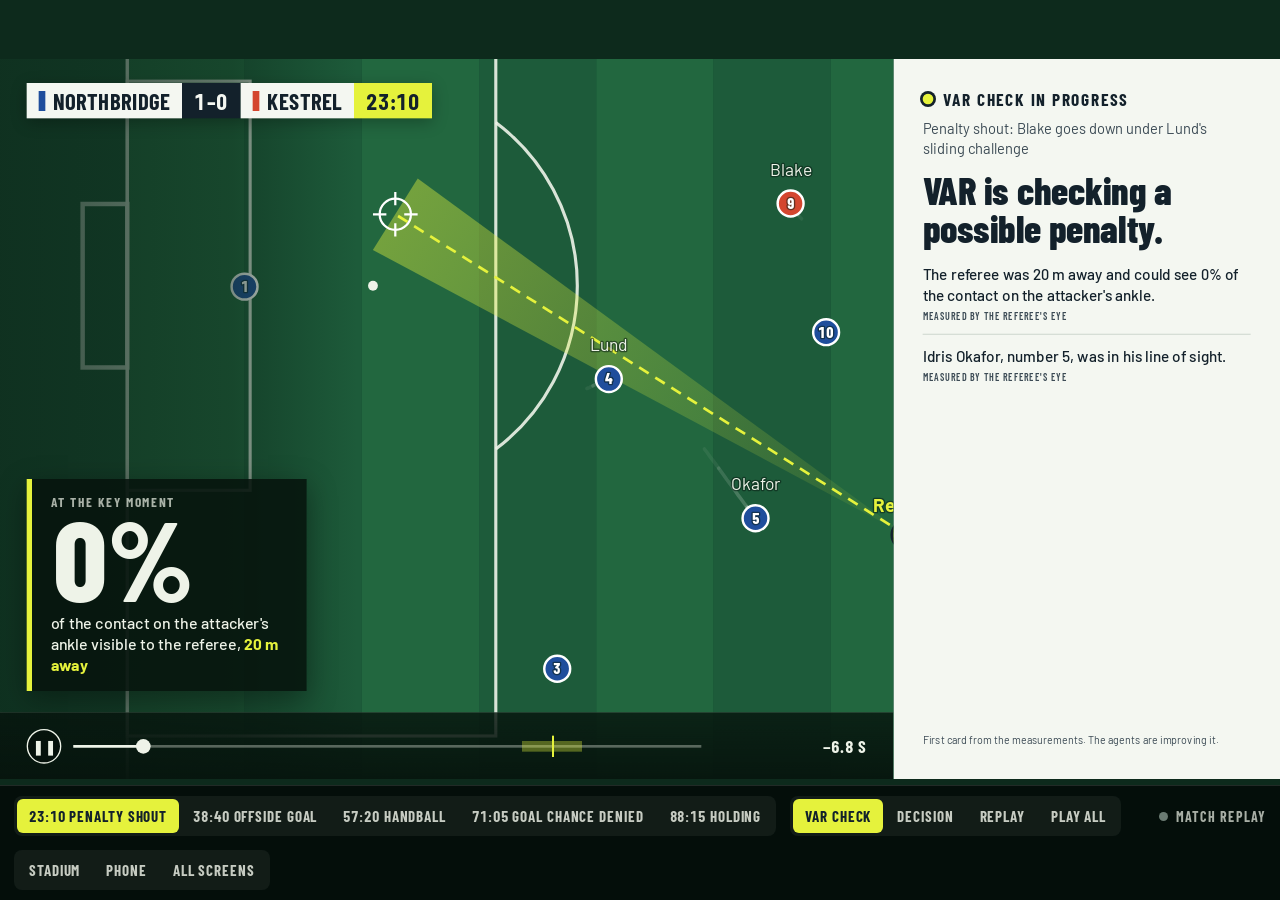
<file: web/index.html>
<!doctype html>
<html lang="en">
<head>
  <meta charset="utf-8">
  <meta name="viewport" content="width=device-width, initial-scale=1">
  <title>Fourth Official</title>
  <meta name="description" content="What the referee could see, the Law that applies, and the decision, explained on every screen.">
  <link rel="stylesheet" href="app.css">
  <link rel="icon" href="data:image/svg+xml,%3Csvg xmlns='http://www.w3.org/2000/svg' viewBox='0 0 32 32'%3E%3Crect width='32' height='32' rx='6' fill='%231D5B3A'/%3E%3Ccircle cx='11' cy='20' r='5' fill='%23E5F23C'/%3E%3Cpath d='M14 18 L28 8 L28 14 Z' fill='%23E5F23C' opacity='.7'/%3E%3C/svg%3E">
</head>
<body>
  <noscript>Fourth Official needs JavaScript to replay the match.</noscript>
  <div id="app" aria-live="polite"></div>
  <script src="app.js"></script>
</body>
</html>
</file>
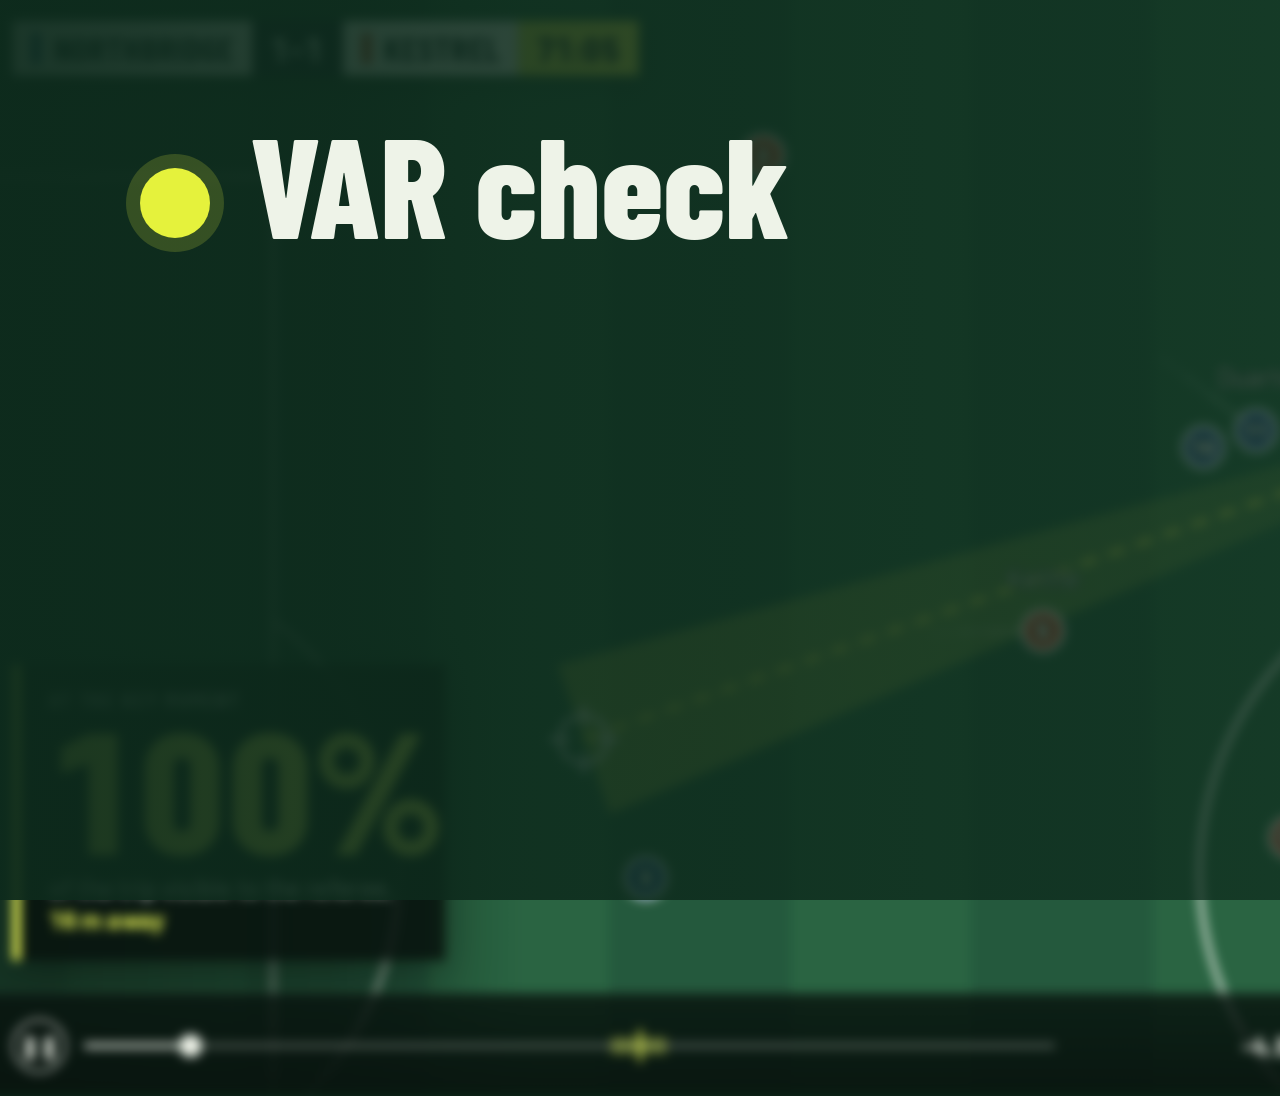
<file: video/scenes.html>
<!doctype html>
<html lang="en">
<head>
<meta charset="utf-8">
<title>Fourth Official: video scenes</title>
<!-- Title, agents, RefBench, architecture and closing scenes for the demo video (video/record.py).
     Every line shown in the agents scene is real output from the agents (video/agents_log.json). -->
<style>
  @font-face { font-family: "Barlow Condensed"; font-weight: 700; src: url(../web/fonts/barlow-condensed-latin-700-normal.woff2) format("woff2"); }
  @font-face { font-family: "Barlow Condensed"; font-weight: 800; src: url(../web/fonts/barlow-condensed-latin-800-normal.woff2) format("woff2"); }
  @font-face { font-family: "Barlow"; font-weight: 400; src: url(../web/fonts/barlow-latin-400-normal.woff2) format("woff2"); }
  @font-face { font-family: "Barlow"; font-weight: 500; src: url(../web/fonts/barlow-latin-500-normal.woff2) format("woff2"); }
  @font-face { font-family: "Barlow"; font-weight: 700; src: url(../web/fonts/barlow-latin-700-normal.woff2) format("woff2"); }
  :root { --bg: #0d2a1c; --grass: #1d5b3a; --chalk: #eef3e8; --ink: #13212b; --paper: #f4f7f1; --ref: #e5f23c; --alarm: #e5352b; --muted: #9fb3a6;
          --display: "Barlow Condensed", sans-serif; --text: "Barlow", sans-serif; }
  * { box-sizing: border-box; }
  html, body { margin: 0; width: 1920px; height: 1080px; overflow: hidden; background: var(--bg); color: var(--chalk); font-family: var(--text); }
  .scene { position: absolute; inset: 0; padding: 120px 140px; display: none; }
  .scene.on { display: block; }
  .step { position: absolute; inset: 120px 140px; opacity: 0; transition: opacity .6s ease; z-index: 2; }
  #title iframe.bg { position: absolute; inset: 0; width: 1920px; height: 1080px; border: 0; z-index: 0; filter: blur(5px) saturate(.85); transform: scale(1.03); }
  #title .veil { position: absolute; inset: 0; z-index: 1;
    background: linear-gradient(90deg, rgba(13, 42, 28, .94) 0, rgba(13, 42, 28, .84) 55%, rgba(13, 42, 28, .72) 100%); }
  .step.on { opacity: 1; }
  .huge { font-family: var(--display); font-weight: 800; font-size: 300px; line-height: .85; color: var(--ref); margin: 0; }
  .big { font-family: var(--display); font-weight: 800; font-size: 140px; line-height: .9; margin: 0; }
  .lead { font-size: 52px; line-height: 1.25; max-width: 1400px; margin: 40px 0 0; }
  .small { font-size: 26px; color: var(--muted); margin-top: 36px; }
  .dot { display: inline-block; width: 70px; height: 70px; border-radius: 50%; background: var(--ref); vertical-align: middle; margin-right: 40px;
         box-shadow: 0 0 0 14px rgba(229, 242, 60, .18); animation: pulse 1.2s ease-in-out infinite; }
  @keyframes pulse { 50% { box-shadow: 0 0 0 34px rgba(229, 242, 60, 0); } }

  /* agents */
  .agents { display: grid; grid-template-columns: 520px 1fr; gap: 60px; height: 100%; }
  .agents h2 { font-family: var(--display); font-weight: 800; font-size: 84px; line-height: .95; margin: 0 0 40px; }
  .agents ol { list-style: none; margin: 0; padding: 0; display: flex; flex-direction: column; gap: 26px; }
  .agents li { font-size: 30px; line-height: 1.3; padding-left: 26px; border-left: 8px solid rgba(238, 243, 232, .2); color: var(--muted); transition: all .4s; }
  .agents li b { display: block; font-size: 38px; color: var(--chalk); }
  .agents li.on { border-left-color: var(--ref); color: var(--chalk); }
  .term { background: #07120c; border: 2px solid #1f3a2b; padding: 36px 40px; font-family: "DejaVu Sans Mono", Consolas, monospace; font-size: 25px; line-height: 1.5;
          white-space: pre-wrap; overflow: hidden; height: 840px; color: #cfe0d4; }
  .term .cmd { color: var(--ref); }
  .term .ok { color: #8fe3a5; }
  .term .drop { color: #ff8a7f; }

  /* refbench */
  .bars { margin-top: 50px; display: flex; flex-direction: column; gap: 46px; }
  .bar { display: grid; grid-template-columns: 560px 1fr 200px; align-items: center; gap: 30px; font-size: 36px; }
  .bar .track { height: 70px; background: rgba(238, 243, 232, .12); position: relative; }
  .bar .fill { position: absolute; inset: 0 auto 0 0; width: 0; background: var(--chalk); transition: width 1.6s cubic-bezier(.2, .7, .2, 1); }
  .bar.agents-row .fill { background: var(--ref); }
  .bar .val { font-family: var(--display); font-weight: 800; font-size: 84px; }
  .facts { display: flex; gap: 90px; margin-top: 50px; font-size: 30px; color: var(--muted); }
  .facts b { display: block; font-family: var(--display); font-size: 72px; color: var(--chalk); font-weight: 800; }

  /* architecture */
  svg text { font-family: var(--text); }
</style>
</head>
<body>

<section class="scene" id="title">
  <!-- The product from the first frame: a live replay behind the opening lines. -->
  <iframe class="bg" src="../web/?screen=tv&amp;incident=INC-04&amp;phase=checking&amp;clean" title="Replay" aria-hidden="true" tabindex="-1"></iframe>
  <div class="veil"></div>
  <div class="step" data-at="0"><p class="big"><span class="dot"></span>VAR check</p></div>
  <div class="step" data-at="2.6">
    <p class="huge">74%</p>
    <p class="lead">of Premier League fans say the reasoning behind VAR decisions is not clear.</p>
    <p class="small">Football Supporters' Association survey of almost 8,000 fans, reported by BBC Sport, March 2026.</p>
  </div>
  <div class="step" data-at="7.2">
    <p class="big">Fourth Official</p>
    <p class="lead">What the referee could see. The Law that applies.<br>The decision on every screen, never before the officials.</p>
  </div>
</section>

<section class="scene" id="agents">
  <div class="agents">
    <div>
      <h2>Agents on Microsoft Foundry</h2>
      <ol>
        <li data-agent="0"><b>Laws Clerk</b>finds the clause in the IFAB Laws (Azure AI Search) and quotes it word for word</li>
        <li data-agent="1"><b>Verifier</b>no AI: every number must match its measurement, no decision before the officials</li>
        <li data-agent="2"><b>Contradicteur</b>removes any sentence that says more than its evidence</li>
        <li data-agent="3"><b>Narrator</b>one card per screen, club and language, checked again</li>
      </ol>
    </div>
    <div class="term" id="term"></div>
  </div>
</section>

<section class="scene" id="refbench">
  <p class="big">RefBench</p>
  <p class="lead" id="rb-lead" style="font-size:36px;margin-top:24px">Synthetic incidents with answers from explicit rules. The agents never see the answers.</p>
  <div class="bars">
    <div class="bar"><span>Trusting the call on the field</span><div class="track"><div class="fill" id="rb-on"></div></div><span class="val" id="rb-on-v"></span></div>
    <div class="bar agents-row"><span>Fourth Official agents</span><div class="track"><div class="fill" id="rb-ag"></div></div><span class="val" id="rb-ag-v"></span></div>
  </div>
  <div class="facts" id="rb-facts"></div>
</section>

<section class="scene" id="architecture">
  <p class="big" style="font-size:96px">Built on Azure, on a student account</p>
  <svg viewBox="0 0 1640 700" width="1640" height="700" style="margin-top:40px" aria-label="Architecture">
    <defs><marker id="arr" viewBox="0 0 10 10" refX="9" refY="5" markerWidth="8" markerHeight="8" orient="auto"><path d="M0 0 L10 5 L0 10 z" fill="#eef3e8"/></marker></defs>
    <g font-size="24" fill="#eef3e8">
      <!-- row 1: the live chain -->
      <g id="chain"></g>
    </g>
  </svg>
</section>

<section class="scene" id="end">
  <div class="step" data-at="0">
    <p class="big">Fourth Official</p>
    <p class="lead">Never ahead of the officials.<br>Every sentence has evidence.<br>Every number matches it.</p>
    <p class="lead" style="color:var(--ref)">Built by two students on Azure for Students.<br>No credit card. Free tiers. <span id="cost"></span></p>
    <p class="small">Synthetic match: every club, player and official is fictional. Code: github.com/Delmas2005/MicrosoftHackthon</p>
  </div>
</section>

<script>
  // What the whole hackathon cost, from Azure Cost Management (resource group rg-fourth-official).
  const COST = "€1.70";
  const BUDGET = `Azure for Students: free tiers, no credit card. The whole hackathon: ${COST} of student credit.`;
  const scene = new URLSearchParams(location.search).get("scene") || "title";
  if (scene === "end") document.getElementById("cost").textContent = `${COST} of student credit, in total.`;
  document.getElementById(scene).classList.add("on");
  const at = (s, f) => setTimeout(f, s * 1000);
  for (const st of document.querySelectorAll(`#${scene} .step`)) {
    at(+st.dataset.at, () => {
      document.querySelectorAll(`#${scene} .step.on`).forEach((x) => x.classList.remove("on"));
      st.classList.add("on");
    });
  }

  if (scene === "agents") {
    fetch("agents_log.json").then((r) => r.json()).then((log) => {
      const term = document.getElementById("term");
      let t = 0.3;
      for (const block of log) {
        at(t, () => document.querySelectorAll("[data-agent]").forEach((li) => li.classList.toggle("on", +li.dataset.agent === block.agent)));
        for (const line of block.lines) {
          at(t, () => {
            const span = document.createElement("span");
            span.className = line.startsWith(">") ? "cmd" : /dropped|DROPPED/.test(line) ? "drop" : /OK|caught/.test(line) ? "ok" : "";
            span.textContent = line + "\n";
            term.append(span);
            term.scrollTop = term.scrollHeight;
          });
          t += block.pace || 0.32;
        }
        t += 0.9;
      }
    });
  }

  if (scene === "refbench") {
    fetch("refbench.json").then((r) => r.json()).then((rb) => {
      document.getElementById("rb-lead").textContent = rb.lead ||
        `${rb.items} synthetic incidents (penalties, offside, handball, red cards, holding), with answers from explicit rules. The agents never see the answers.`;
      const set = (id, v) => { document.getElementById(id + "-v").textContent = `${Math.round(v * 100)}%`; at(0.6, () => (document.getElementById(id).style.width = `${v * 100}%`)); };
      set("rb-on", rb.on_field_accuracy); set("rb-ag", rb.agents_accuracy);
      const facts = document.getElementById("rb-facts");
      for (const [label, v] of rb.facts) facts.insertAdjacentHTML("beforeend", `<div><b>${v}</b>${label}</div>`);
      if (rb.verdict) at(2.5, () => facts.insertAdjacentHTML("afterend", `<p class="lead" style="font-size:40px;color:var(--ref)">${rb.verdict}</p>`));
    });
  }

  if (scene === "architecture") {
    const g = document.getElementById("chain");
    const box = (x, y, w, h, title, sub, accent) => g.insertAdjacentHTML("beforeend",
      `<rect x="${x}" y="${y}" width="${w}" height="${h}" fill="${accent ? "#e5f23c" : "none"}" stroke="#eef3e8" stroke-width="2"/>` +
      `<text x="${x + 16}" y="${y + 42}" font-size="27" font-weight="700" fill="${accent ? "#13212b" : "#eef3e8"}">${title}</text>` +
      sub.map((line, i) => `<text x="${x + 16}" y="${y + 76 + i * 28}" font-size="20" fill="${accent ? "#13212b" : "#9fb3a6"}">${line}</text>`).join(""));
    const arrow = (x1, y1, x2, y2) => g.insertAdjacentHTML("beforeend",
      `<line x1="${x1}" y1="${y1}" x2="${x2}" y2="${y2}" stroke="#eef3e8" stroke-width="2" marker-end="url(#arr)"/>`);
    const W = 228, GAP = 44, Y = 30, H = 150, xs = [0, 1, 2, 3, 4, 5].map((i) => i * (W + GAP));
    box(xs[0], Y, W, H, "Match feed", ["replayed live", "VAR outcomes hidden"]);
    box(xs[1], Y, W, H, "Spotter", ["incident, VAR check,", "decision settled"]);
    box(xs[2], Y, W, H, "Agents", ["Microsoft Foundry:", "gpt-5-mini, 4.1-mini"], true);
    box(xs[3], Y, W, H, "Verifier", ["no AI: evidence,", "numbers, timing"]);
    box(xs[4], Y, W, H, "Web PubSub", ["cards pushed", "to every screen"]);
    box(xs[5], Y, W, H, "Azure Storage", ["static website: TV,", "stadium, phone"]);
    for (let i = 0; i < 5; i++) arrow(xs[i] + W, Y + H / 2, xs[i + 1] - 4, Y + H / 2);
    const W2 = 360, X2 = [0, 1, 2, 3].map((i) => i * (W2 + 66)), Y2 = 300;
    box(X2[0], Y2, W2, H, "Azure AI Search", ["IFAB Laws of the Game", "2025/26, free tier"]);
    box(X2[1], Y2, W2, H, "Referee's Eye", ["12 MCP tools: sight lines,", "best view, offside"]);
    box(X2[2], Y2, W2, H, "Application Insights", ["a trace of every agent", "and every model call"]);
    box(X2[3], Y2, W2, H, "Azure AI Speech", ["neural voice for the", "audio cards, free tier"]);
    arrow(X2[0] + 200, Y2, xs[2] + 40, Y + H + 4);
    arrow(X2[1] + 160, Y2, xs[2] + 110, Y + H + 4);
    arrow(xs[2] + 190, Y + H + 4, X2[2] + 80, Y2 - 4);
    arrow(X2[3] + 200, Y2, xs[5] + 110, Y + H + 4);
    g.insertAdjacentHTML("beforeend", `<text x="0" y="530" font-size="27" fill="#eef3e8">Laws Clerk, Contradicteur and Narrator write; the verifier and the Contradicteur check every sentence.</text>`);
    g.insertAdjacentHTML("beforeend", `<text x="0" y="574" font-size="27" fill="#9fb3a6">If a model is slow or fails, the template card stays on screen: the match never waits for AI.</text>`);
    g.insertAdjacentHTML("beforeend", `<text x="0" y="650" font-size="34" font-weight="700" fill="#e5f23c">${BUDGET}</text>`);
  }
</script>
</body>
</html>
</file>
<file: web/app.css>
/* Fourth Official screens.
   One visual language for three surfaces: the TV panel (16:9), the stadium board, the phone.
   Grass and chalk for the pitch, referee-kit yellow for what the referee sees, signal red for what
   hid it, and a quiet paper panel for the words. */

/* Fonts hosted with the site (SIL Open Font License, see fonts/LICENSES.txt): no third-party requests.
   Barlow: a plain, broadcast-style sans with ordinary zeros and tabular figures. */
@font-face { font-family: "Barlow"; font-weight: 400; font-display: swap; src: url(fonts/barlow-latin-400-normal.woff2) format("woff2"); }
@font-face { font-family: "Barlow"; font-weight: 400; font-style: italic; font-display: swap; src: url(fonts/barlow-latin-400-italic.woff2) format("woff2"); }
@font-face { font-family: "Barlow"; font-weight: 500; font-display: swap; src: url(fonts/barlow-latin-500-normal.woff2) format("woff2"); }
@font-face { font-family: "Barlow"; font-weight: 600; font-display: swap; src: url(fonts/barlow-latin-600-normal.woff2) format("woff2"); }
@font-face { font-family: "Barlow"; font-weight: 700; font-display: swap; src: url(fonts/barlow-latin-700-normal.woff2) format("woff2"); }
@font-face { font-family: "Barlow Condensed"; font-weight: 600; font-display: swap; src: url(fonts/barlow-condensed-latin-600-normal.woff2) format("woff2"); }
@font-face { font-family: "Barlow Condensed"; font-weight: 700; font-display: swap; src: url(fonts/barlow-condensed-latin-700-normal.woff2) format("woff2"); }
@font-face { font-family: "Barlow Condensed"; font-weight: 800; font-display: swap; src: url(fonts/barlow-condensed-latin-800-normal.woff2) format("woff2"); }

:root {
  --grass: #1d5b3a;
  --grass-2: #22673f;
  --surround: #164a30;
  --chalk: #eef3e8;
  --ink: #13212b;
  --ink-2: #3c4b55;
  --paper: #f4f7f1;
  --rule: #d6ded6;
  --ref: #e5f23c;
  --alarm: #e5352b;
  --led-bg: #030504;
  --led-on: #ffffff;
  --band: rgba(6, 20, 13, .88);

  --display: "Barlow Condensed", "Arial Narrow", sans-serif;
  --text: "Barlow", "Segoe UI", system-ui, sans-serif;
  --led: "Barlow Condensed", "Arial Narrow", sans-serif;
}

* { box-sizing: border-box; }
html, body { margin: 0; height: 100%; }
body {
  background: #0d2a1c;
  color: var(--ink);
  font-family: var(--text);
  font-variant-numeric: tabular-nums lining-nums;
  overflow: hidden;
}
button { font: inherit; cursor: pointer; }
:focus-visible { outline: 3px solid var(--ref); outline-offset: 2px; }

/* ---------------------------------------------------------------- stage: fixed design size, scaled to fit */
.stage-wrap { position: fixed; inset: 0; overflow: hidden; }
.has-controls .stage-wrap { bottom: 62px; }
.stage { position: absolute; left: 50%; top: 50%; transform-origin: center center; }

/* ---------------------------------------------------------------- TV: 1920 x 1080 */
.tv { width: 1920px; height: 1080px; display: grid; grid-template-columns: 1340px 580px; background: var(--surround); }
.tv-pitch { position: relative; overflow: hidden; }
.tv-pitch .shade { position: absolute; inset: 0; pointer-events: none;
  background: linear-gradient(90deg, rgba(14, 44, 29, .82) 0, rgba(14, 44, 29, .55) 26%, rgba(14, 44, 29, 0) 40%); }
.tv-pitch svg { position: absolute; inset: 0; width: 100%; height: 100%; display: block; }
.tv-pitch svg .lbl { font-family: var(--text); }
.tv-pitch svg .strong { font-weight: 700; }
.tv-pitch svg .num { font-family: var(--display); font-weight: 800; }
.tv-pitch svg .lbl, .tv-pitch svg .num { paint-order: stroke; stroke: rgba(10, 30, 20, .55); stroke-width: .12px; }

.bug {
  position: absolute; top: 36px; left: 40px; display: flex; align-items: stretch;
  font-family: var(--display); font-weight: 700; font-size: 34px; color: var(--ink); text-transform: uppercase; letter-spacing: .02em;
  box-shadow: 0 6px 24px rgba(0, 0, 0, .28);
}
.bug .team { display: flex; align-items: center; gap: 12px; padding: 6px 18px; background: var(--paper); }
.bug .swatch { width: 10px; height: 30px; }
.bug .score { padding: 6px 18px; background: var(--ink); color: var(--paper); letter-spacing: .04em; }
.bug .clock { padding: 6px 18px; background: var(--ref); color: var(--ink); }

.seen {
  position: absolute; left: 40px; bottom: 132px; color: var(--chalk); width: 420px;
  background: var(--band); border-left: 8px solid var(--ref); padding: 22px 28px 24px;
  box-shadow: 0 12px 40px rgba(0, 0, 0, .35);
}
.seen .when { font-family: var(--display); font-weight: 700; font-size: 20px; letter-spacing: .12em; text-transform: uppercase; color: rgba(238, 243, 232, .7); height: 24px; }
.seen .pct { font-family: var(--display); font-weight: 800; font-size: 168px; line-height: .86; color: var(--ref); display: block; letter-spacing: -.01em; }
.seen .pct.blind { color: var(--chalk); }
.seen .what { font-size: 24px; line-height: 1.3; margin-top: 10px; font-weight: 500; }
.seen .what b { color: var(--ref); font-weight: 700; }

.scrub {
  position: absolute; left: 0; right: 0; bottom: 0; height: 100px; padding: 0 40px;
  display: grid; grid-template-columns: 52px 1fr auto; align-items: center; gap: 18px; color: var(--chalk);
  background: linear-gradient(0deg, rgba(6, 20, 13, .96), rgba(6, 20, 13, .82));
  border-top: 1px solid rgba(238, 243, 232, .12);
}
.scrub button {
  width: 52px; height: 52px; border-radius: 50%; border: 2px solid var(--chalk); background: rgba(0, 0, 0, .25); color: var(--chalk);
  display: grid; place-items: center; font-size: 22px;
}
.track { position: relative; height: 52px; }
.track input { position: absolute; inset: 0; width: 100%; opacity: 0; cursor: pointer; }
.track .bar { position: absolute; left: 0; right: 0; top: 24px; height: 4px; background: rgba(238, 243, 232, .35); }
.track .fill { position: absolute; left: 0; top: 24px; height: 4px; background: var(--chalk); }
.track .window { position: absolute; top: 18px; height: 16px; background: rgba(229, 242, 60, .35); }
.track .key { position: absolute; top: 10px; width: 3px; height: 32px; background: var(--ref); }
.track .head { position: absolute; top: 15px; width: 22px; height: 22px; margin-left: -11px; border-radius: 50%; background: var(--chalk); }
.scrub .time { font-family: var(--display); font-weight: 700; font-size: 26px; letter-spacing: .04em; text-transform: uppercase; min-width: 230px; text-align: right; }

/* ---------------------------------------------------------------- the panel */
.panel { background: var(--paper); display: flex; flex-direction: column; padding: 44px 44px 32px; overflow: hidden; }
.status { display: flex; align-items: center; gap: 14px; font-family: var(--display); font-size: 26px; font-weight: 700; letter-spacing: .1em; text-transform: uppercase; color: var(--ink); }
.status .dot { width: 16px; height: 16px; border-radius: 50%; background: var(--ref); box-shadow: 0 0 0 4px var(--ink); }
.checking .status .dot { animation: pulse 1.4s ease-in-out infinite; }
@keyframes pulse { 50% { box-shadow: 0 0 0 10px rgba(19, 33, 43, .15); } }
.headline { font-size: 22px; line-height: 1.35; color: var(--ink-2); margin: 14px 0 0; }
.decision {
  font-family: var(--display); font-weight: 800; font-size: 88px; line-height: .92; margin: 20px 0 0; color: var(--ink); letter-spacing: -.005em;
}
.checking .decision { font-size: 58px; line-height: .98; }
.badge {
  align-self: flex-start; margin-top: 22px; padding: 8px 14px; font-size: 20px; font-weight: 700;
  background: var(--ink); color: var(--ref);
}
.claims { list-style: none; margin: 26px 0 0; padding: 0; display: flex; flex-direction: column; gap: 16px; }
.claims li { font-size: 23px; line-height: 1.34; padding-top: 16px; border-top: 2px solid var(--rule); font-weight: 500; }
.claims li:first-child { border-top: 0; padding-top: 0; }
.claims .src { display: block; font-family: var(--display); font-weight: 600; font-size: 15px; letter-spacing: .08em; text-transform: uppercase; color: var(--ink-2); margin-top: 6px; }
.claims blockquote { margin: 10px 0 0; padding-left: 14px; border-left: 5px solid var(--ref); font-style: italic; font-size: 18px; line-height: 1.35; color: var(--ink-2); }
.provenance { margin-top: auto; padding-top: 18px; font-size: 16px; color: var(--ink-2); line-height: 1.4; }
.fresh { animation: arrive .5s ease-out; }
@keyframes arrive { from { background: rgba(229, 242, 60, .55); } }

/* ---------------------------------------------------------------- stadium board: 1920 x 400, an LED video board */
.stadium {
  width: 1920px; height: 400px; background: var(--led-bg); color: var(--led-on); font-family: var(--led);
  display: grid; grid-template-columns: 460px 1fr; position: relative; overflow: hidden;
}
.stadium::after { /* the LED pixel pitch, barely there */
  content: ""; position: absolute; inset: 0; pointer-events: none;
  background-image: linear-gradient(rgba(0, 0, 0, .12) 1px, transparent 1px), linear-gradient(90deg, rgba(0, 0, 0, .12) 1px, transparent 1px);
  background-size: 3px 3px;
}
.stadium .board-score { background: #0b1410; padding: 40px 40px; display: flex; flex-direction: column; justify-content: center; gap: 14px;
  font-weight: 700; font-size: 54px; text-transform: uppercase; letter-spacing: .02em; }
.stadium .board-score .row { display: grid; grid-template-columns: 12px 1fr auto; align-items: center; gap: 22px; }
.stadium .board-score .row i { width: 12px; height: 46px; }
.stadium .board-score .clock { margin-top: 10px; align-self: flex-start; padding: 4px 16px; background: var(--ref); color: var(--ink); font-size: 44px; }
.stadium .line { padding: 30px 64px; display: flex; flex-direction: column; justify-content: center; gap: 14px; overflow: hidden;
  background: linear-gradient(90deg, #08120d, #030504 60%); }
.stadium .kicker { font-size: 40px; font-weight: 700; letter-spacing: .14em; text-transform: uppercase; color: var(--ref); display: flex; align-items: center; gap: 16px; }
.stadium .kicker::before { content: ""; width: 18px; height: 18px; border-radius: 50%; background: var(--ref); }
.stadium .text { font-size: 88px; font-weight: 700; line-height: 1.02; letter-spacing: -.005em; }
.stadium.checking .kicker::before { animation: blink 1s steps(2, start) infinite; }
@keyframes blink { to { visibility: hidden; } }

/* ---------------------------------------------------------------- phone: 390 x 844 */
.phone-frame { width: 430px; height: 884px; padding: 18px; border-radius: 66px; background: linear-gradient(145deg, #2a2f2d, #0b0d0c 45%, #1c201e);
  box-shadow: 0 0 0 2px #3a403d, 0 30px 80px rgba(0, 0, 0, .5); position: relative; }
.phone-frame::before { /* the camera island */
  content: ""; position: absolute; top: 30px; left: 50%; width: 118px; height: 32px; margin-left: -59px; border-radius: 20px; background: #000; z-index: 2; }
.phone {
  width: 390px; height: 844px; border-radius: 46px; overflow: hidden; background: var(--paper);
  display: flex; flex-direction: column; position: relative;
}
.phone.bare { border-radius: 0; width: 100vw; height: 100dvh; }
.phone header { background: var(--grass); color: var(--chalk); padding: 54px 24px 20px; }
.phone header .match { font-size: 15px; opacity: .85; }
.phone header h1 { font-family: var(--display); font-weight: 800; font-size: 44px; line-height: 1; margin: 10px 0 0; }
.phone header .club { margin-top: 12px; font-size: 15px; display: flex; align-items: center; gap: 8px; }
.phone header .club i { width: 12px; height: 12px; border-radius: 50%; display: inline-block; }
.tabs { display: grid; grid-template-columns: repeat(3, 1fr); border-bottom: 2px solid var(--rule); background: var(--paper); }
.tabs button { border: 0; background: none; padding: 16px 4px; font-size: 16px; color: var(--ink-2); border-bottom: 4px solid transparent; }
.tabs button[aria-selected="true"] { color: var(--ink); font-weight: 700; border-bottom-color: var(--ink); }
.phone .body { padding: 24px; overflow-y: auto; flex: 1; }
.phone .body .verdict { font-family: var(--display); font-weight: 800; font-size: 54px; line-height: .95; margin: 0 0 18px; }
.phone .body p { font-size: 19px; line-height: 1.45; margin: 0 0 16px; }
.phone .note { font-size: 15px; color: var(--ink-2); }
.phone .meter { display: flex; align-items: baseline; gap: 10px; margin: 6px 0 18px; }
.phone .meter b { font-family: var(--display); font-size: 68px; font-weight: 800; line-height: 1; }
.phone .play {
  width: 100%; margin-top: 8px; padding: 18px; border: 0; background: var(--ink); color: var(--paper);
  font-size: 19px; font-weight: 700; display: flex; align-items: center; justify-content: center; gap: 12px;
}
.phone .lang { display: inline-block; padding: 3px 10px; border-radius: 999px; background: var(--ink); color: var(--paper); font-size: 12px; font-weight: 700; letter-spacing: .06em; text-transform: uppercase; margin-left: 8px; vertical-align: 1px; }

/* ---------------------------------------------------------------- control bar (not shown when recording) */
.controls {
  position: fixed; left: 0; right: 0; bottom: 0; z-index: 10; display: flex; flex-wrap: wrap; align-items: center; gap: 14px;
  padding: 10px 14px; background: rgba(5, 14, 10, .96); color: var(--chalk); font-size: 14px;
  border-top: 1px solid rgba(238, 243, 232, .12);
}
.controls .group { display: flex; gap: 2px; align-items: center; padding: 3px; border-radius: 8px; background: rgba(238, 243, 232, .06); }
.controls button, .controls a {
  border: 0; border-radius: 6px; background: none; color: rgba(238, 243, 232, .82); padding: 8px 12px; text-decoration: none;
  font-family: var(--display); font-weight: 700; font-size: 15px; letter-spacing: .06em; text-transform: uppercase;
}
.controls button:hover, .controls a:hover { background: rgba(238, 243, 232, .1); color: #fff; }
.controls button[aria-pressed="true"] { background: var(--ref); color: var(--ink); }
.controls .spacer { flex: 1; }
.controls .live { display: flex; align-items: center; gap: 8px; font-family: var(--display); font-weight: 700; letter-spacing: .08em; text-transform: uppercase; color: rgba(238, 243, 232, .7); }
.controls .live i { width: 9px; height: 9px; border-radius: 50%; background: #6a7a72; display: inline-block; }
.controls .live.on i { background: var(--alarm); box-shadow: 0 0 0 4px rgba(229, 53, 43, .25); }

/* ---------------------------------------------------------------- wall: the three screens side by side */
.wall { position: fixed; inset: 0; display: grid; grid-template-columns: 1fr 430px; grid-template-rows: 1fr 30%; gap: 18px; padding: 18px; }
.has-controls .wall { bottom: 62px; }
.wall iframe { border: 0; width: 100%; height: 100%; background: transparent; }
.wall .w-tv { grid-column: 1; grid-row: 1; }
.wall .w-stadium { grid-column: 1; grid-row: 2; }
.wall .w-phone { grid-column: 2; grid-row: 1 / span 2; }

.loading { position: fixed; inset: 0; display: grid; place-items: center; color: var(--chalk); font-size: 22px; }

@media (prefers-reduced-motion: reduce) {
  *, *::before, *::after { animation: none !important; transition: none !important; }
}
</file>
